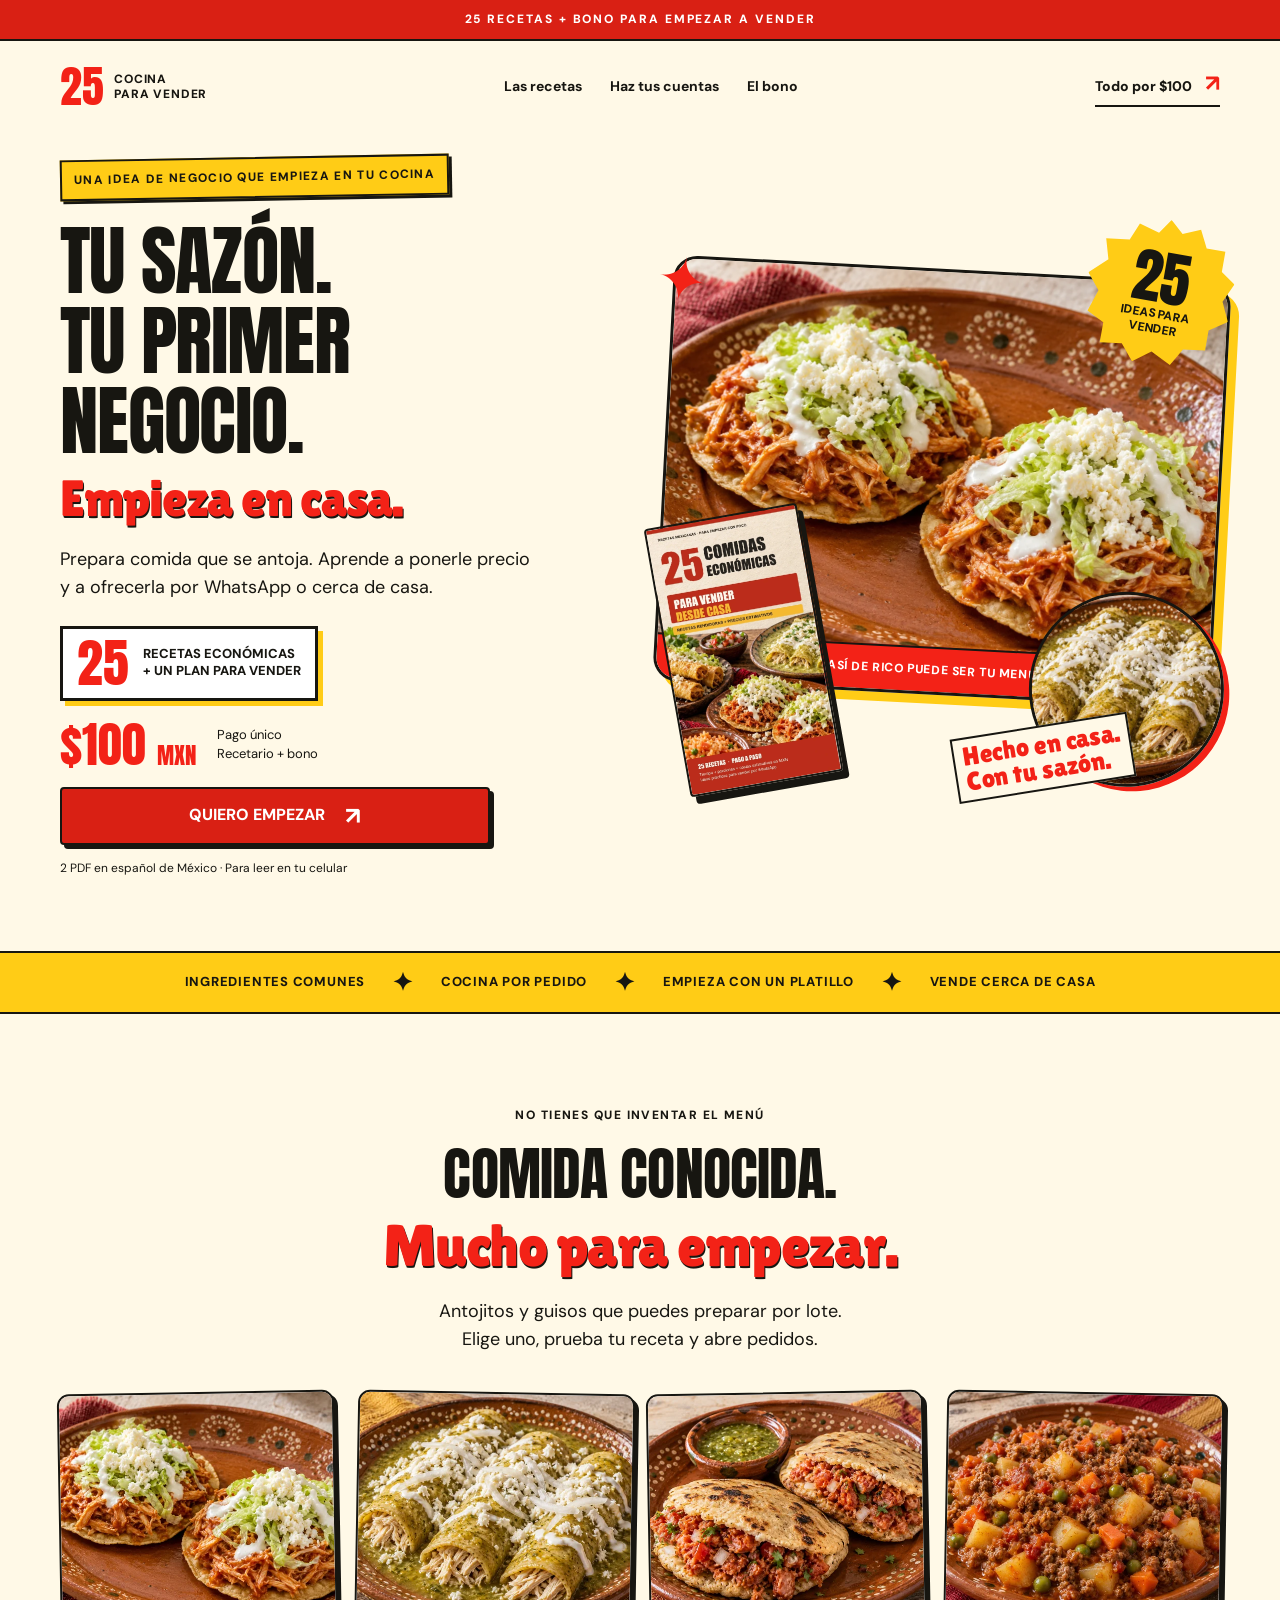
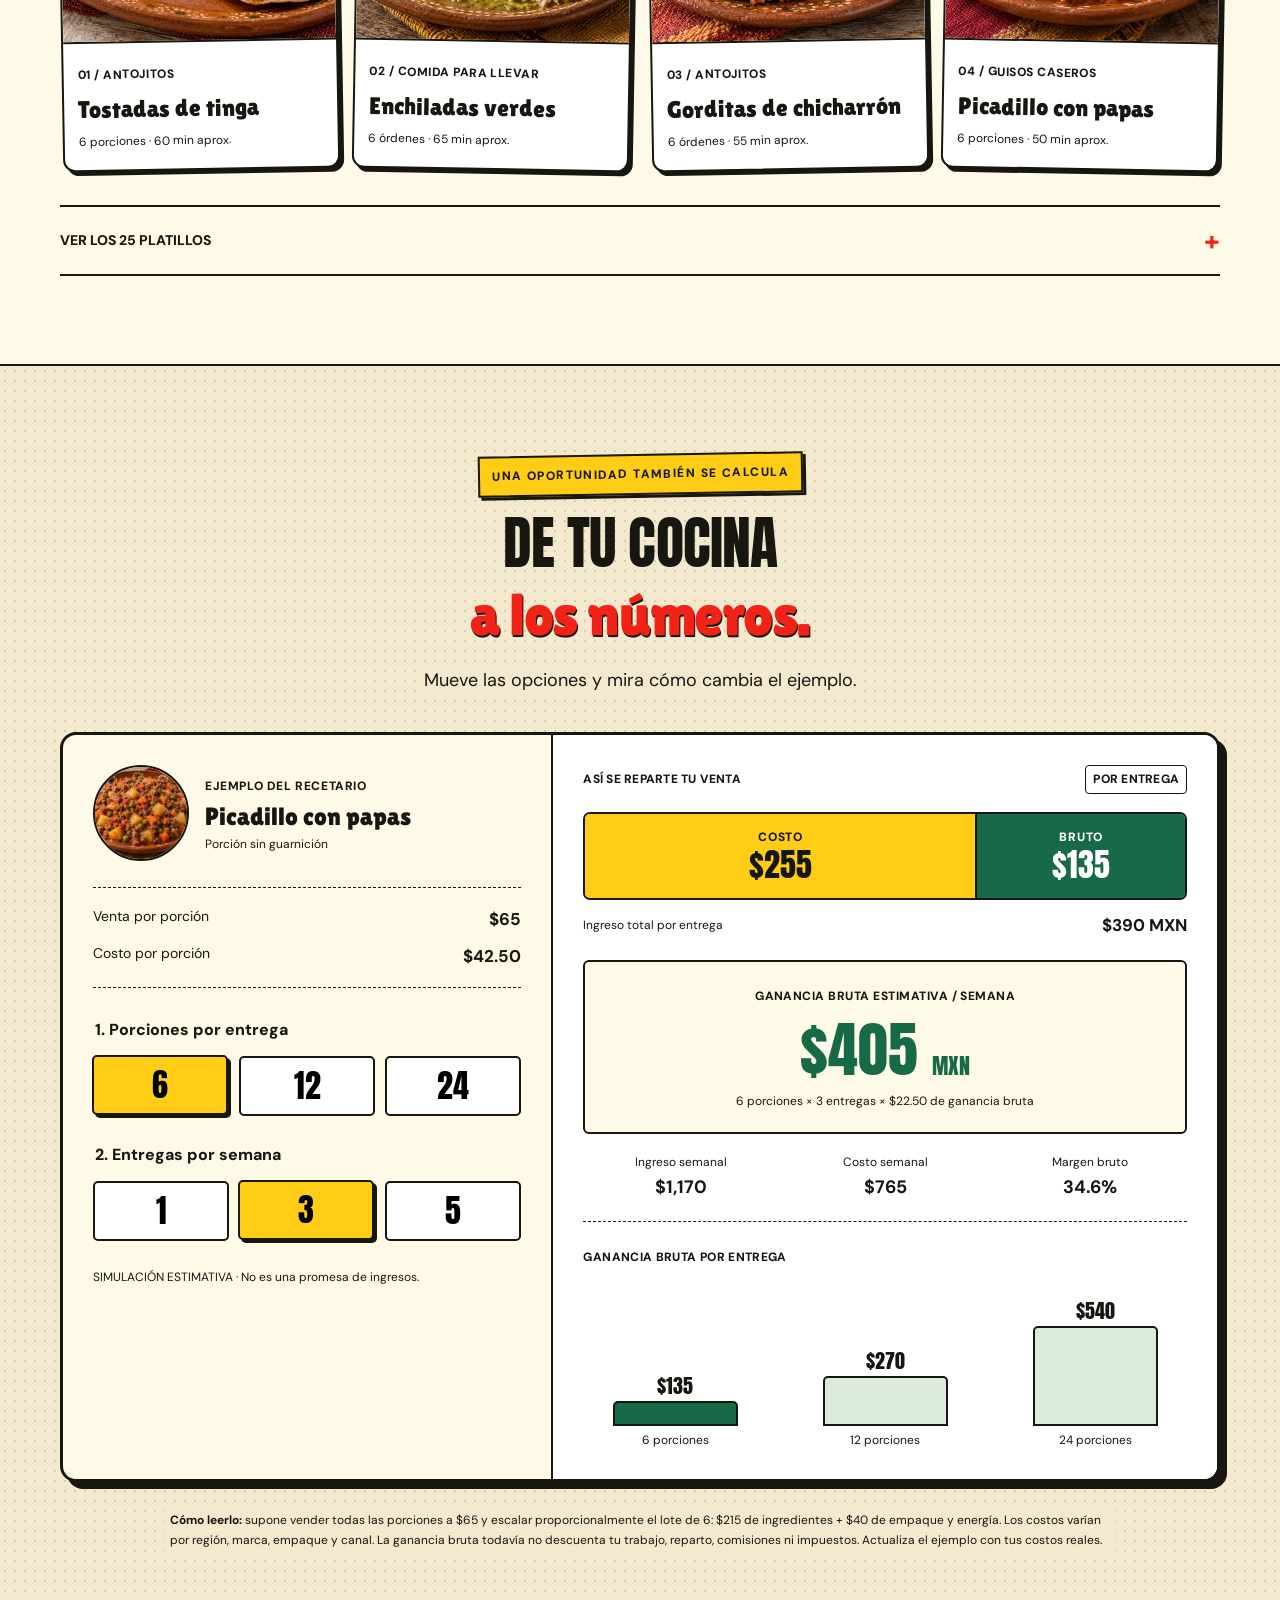
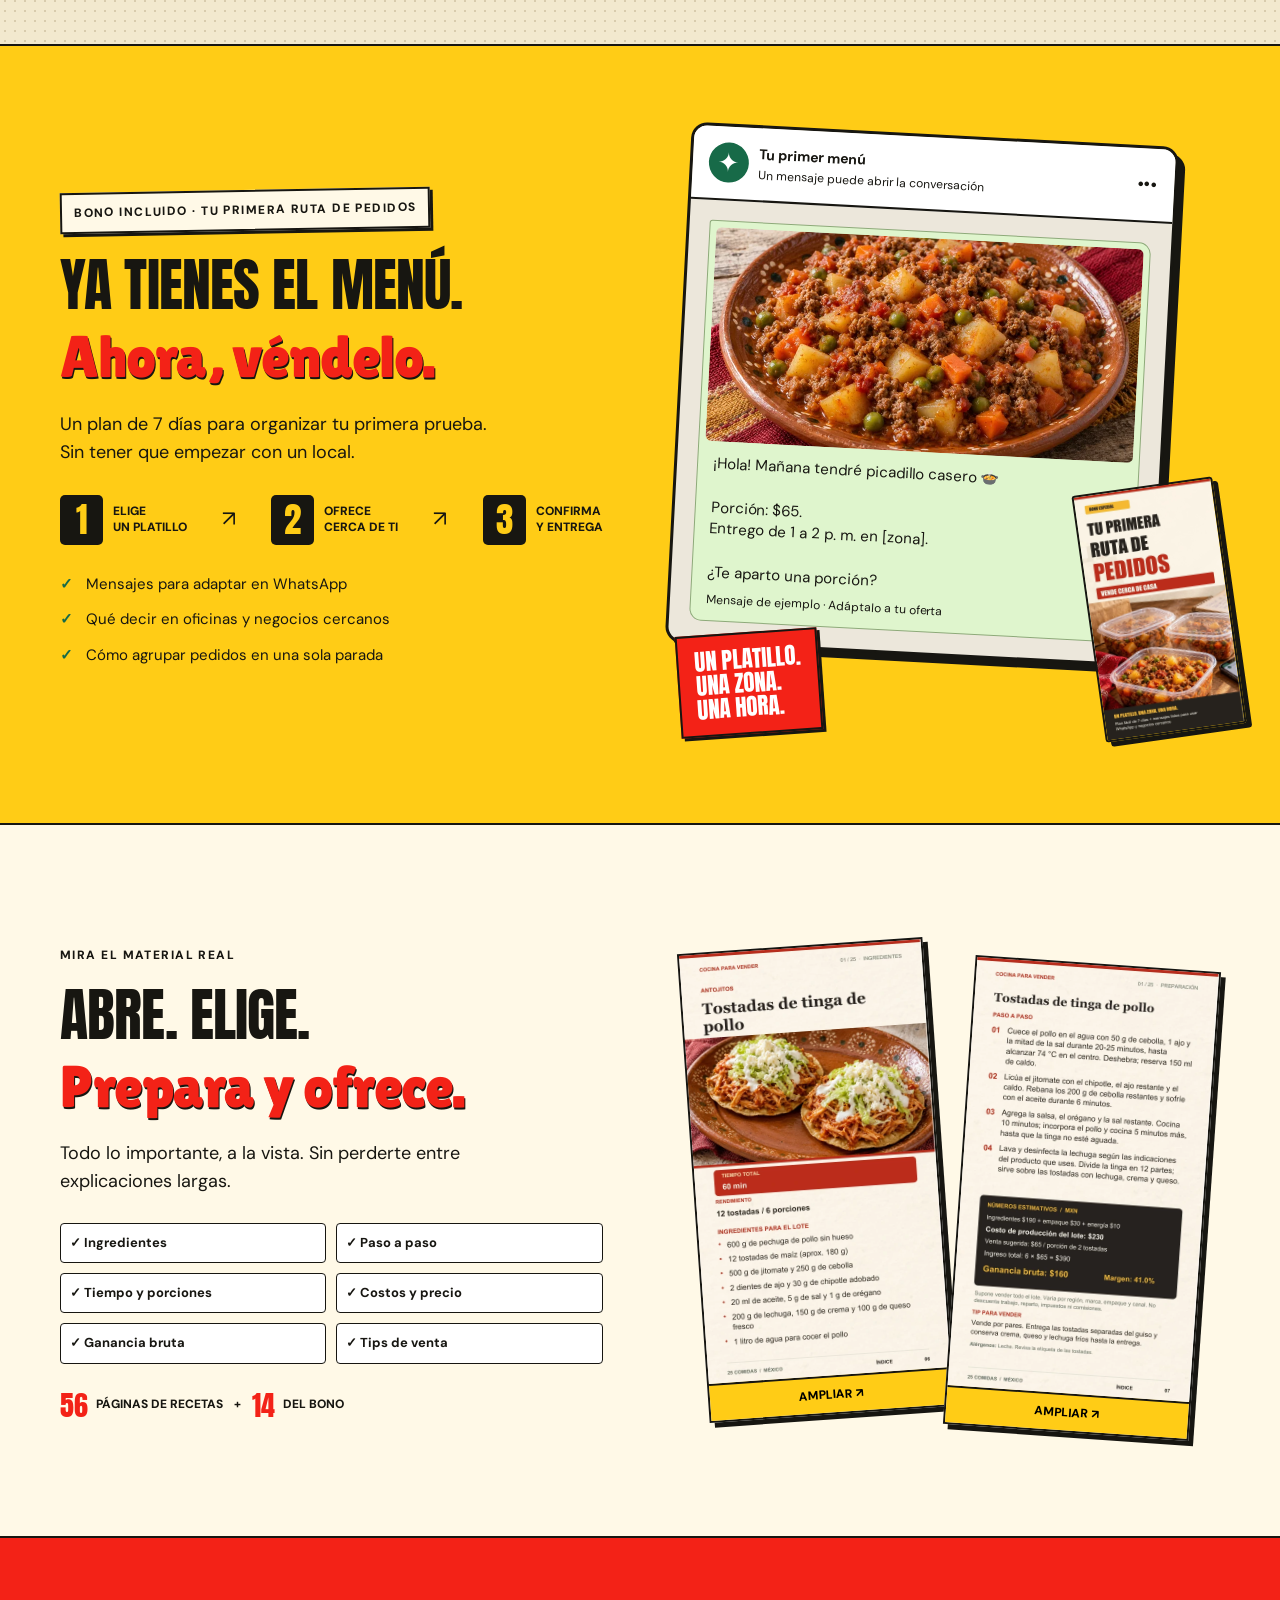
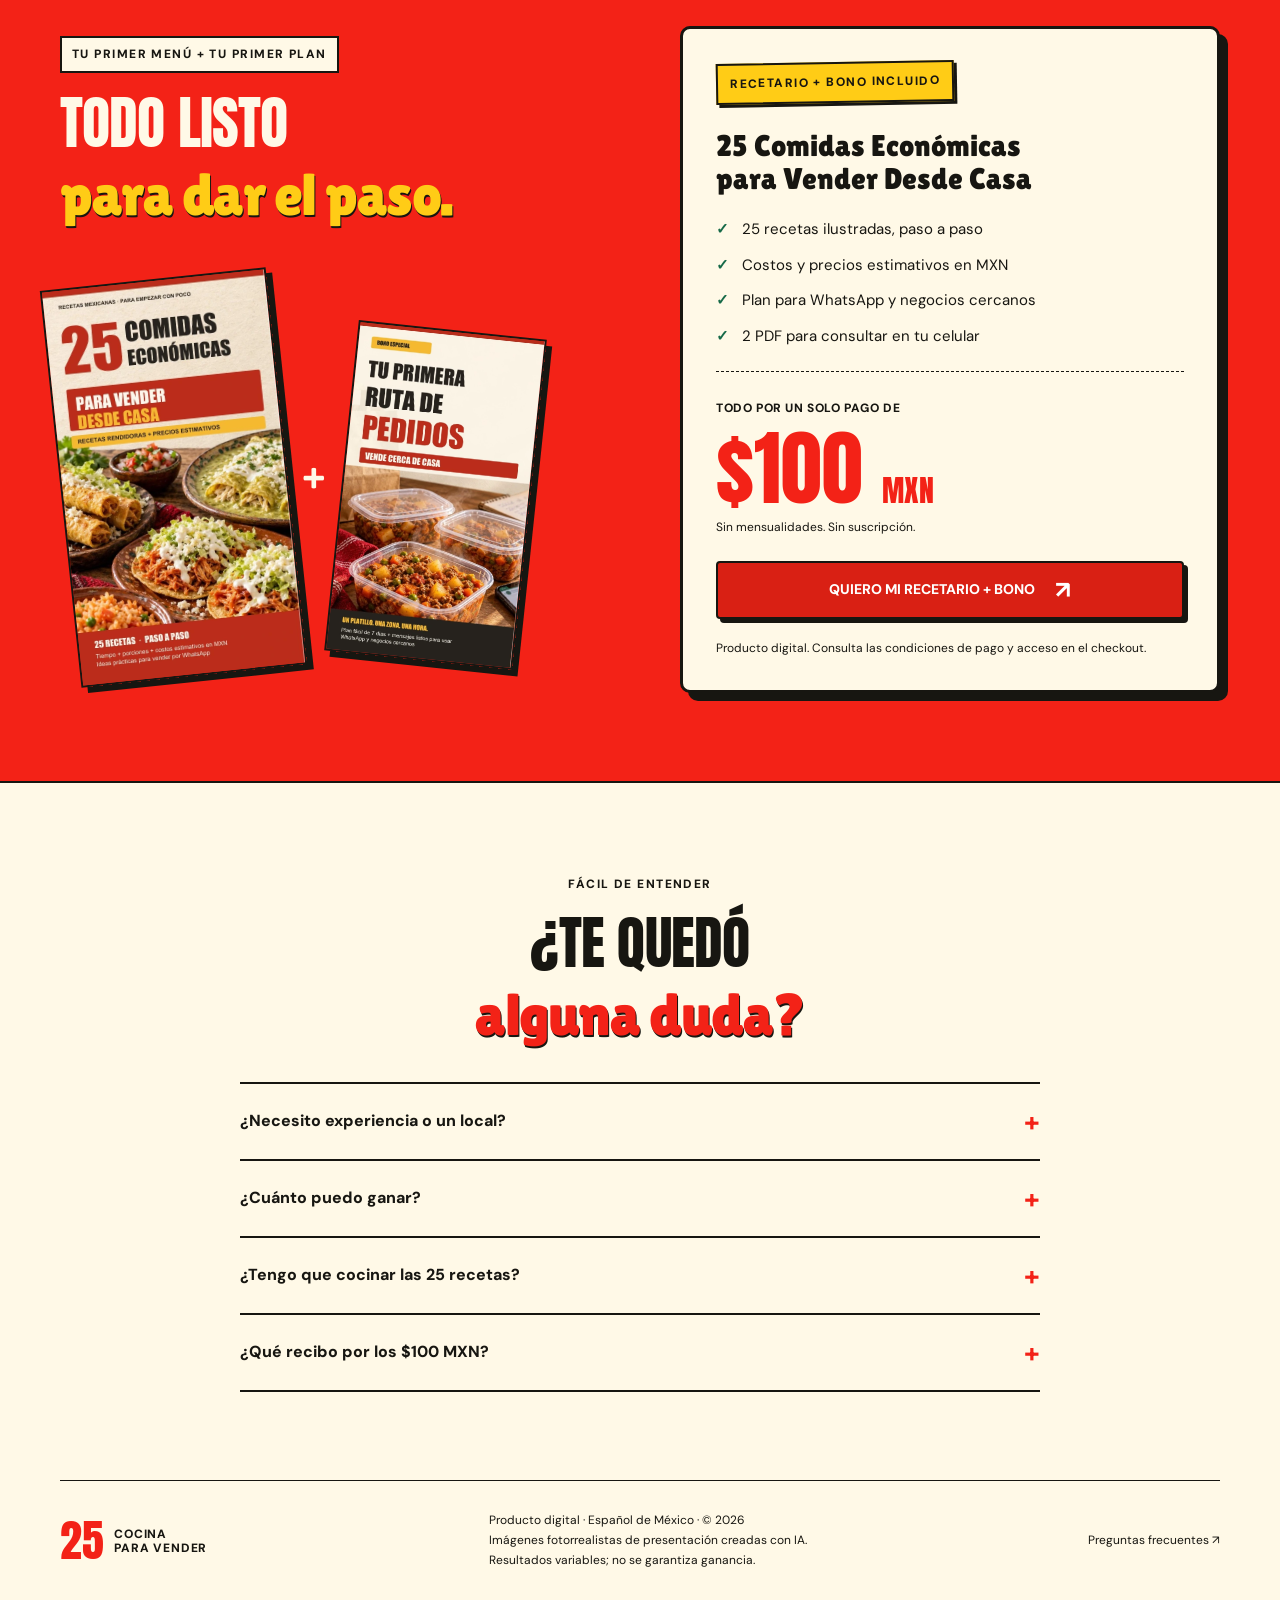
<file: index.html>
<!doctype html>
<html lang="es-MX"><head>
<meta charset="utf-8"><meta name="viewport" content="width=device-width, initial-scale=1"><meta name="theme-color" content="#f32217">
<title>25 Comidas para Vender Desde Casa · $100 MXN</title><meta name="description" content="25 recetas económicas + un plan para empezar a vender por WhatsApp y cerca de casa. Recetario y bono por $100 MXN, pago único.">
<meta property="og:title" content="Tu sazón. Tu primer negocio."><meta property="og:description" content="25 comidas económicas + un bono para conseguir tus primeros pedidos. $100 MXN."><meta property="og:type" content="website">
<link rel="icon" href="assets/favicon.svg" type="image/svg+xml"><link rel="preload" href="assets/fonts/anton.ttf" as="font" type="font/ttf" crossorigin><link rel="preload" href="assets/fonts/lilita.ttf" as="font" type="font/ttf" crossorigin><link rel="preload" href="assets/hero-tostadas.webp" as="image"><link rel="stylesheet" href="styles.css"><script src="site-config.js" defer></script><script src="pixel.js" defer></script><script src="app.js" defer></script></head>
<body><a class="skip-link" href="#contenido">Saltar al contenido</a><div class="announcement">25 RECETAS + BONO PARA EMPEZAR A VENDER</div>
<header class="container nav"><a class="brand" href="#" aria-label="Cocina para vender, inicio"><b>25</b><span>COCINA<br>PARA VENDER</span></a><nav aria-label="Navegación principal"><a href="#recetas">Las recetas</a><a href="#numeros">Haz tus cuentas</a><a href="#bono">El bono</a></nav><a class="nav-offer" href="#oferta">Todo por $100 <span>↗</span></a></header>
<main id="contenido"><section class="hero container">
<div class="hero-copy"><span class="sticker eyebrow">UNA IDEA DE NEGOCIO QUE EMPIEZA EN TU COCINA</span><h1>TU SAZÓN.<br>TU PRIMER<br>NEGOCIO.<em>Empieza en casa.</em></h1><p>Prepara comida que se antoja. Aprende a ponerle precio y a ofrecerla por WhatsApp o cerca de casa.</p><div class="hero-proof"><b>25</b><span>RECETAS ECONÓMICAS<br>+ UN PLAN PARA VENDER</span></div><div class="hero-buy"><strong data-price>$100 <small>MXN</small></strong><span>Pago único<br>Recetario + bono</span></div><button class="button hero-checkout" data-checkout>QUIERO EMPEZAR <span>↗</span></button><p class="microcopy">2 PDF en español de México · Para leer en tu celular</p></div>
<div class="hero-art"><div class="food-frame"><img src="assets/hero-tostadas.webp" width="1400" height="933" fetchpriority="high" alt="Tostadas de tinga crujientes con crema y queso, presentación orientativa"><span class="food-tag">¡ASÍ DE RICO PUEDE SER TU MENÚ!</span></div><div class="burst"><b>25</b><span>IDEAS PARA<br>VENDER</span></div><img class="hero-book" src="assets/recetario-cover.webp" width="508" height="900" alt="Portada del recetario de 25 comidas"><div class="little-dish"><img src="assets/enchiladas.webp" alt="Enchiladas verdes con pollo" width="720" height="480"><span>Hecho en casa.<br>Con tu sazón.</span></div><span class="art-spark" aria-hidden="true">✦</span></div></section>
<div class="ticker"><span>INGREDIENTES COMUNES</span><b>✦</b><span>COCINA POR PEDIDO</span><b>✦</b><span>EMPIEZA CON UN PLATILLO</span><b>✦</b><span>VENDE CERCA DE CASA</span></div>
<section class="section container" id="recetas"><div class="section-head"><span class="eyebrow">NO TIENES QUE INVENTAR EL MENÚ</span><h2>COMIDA CONOCIDA.<em>Mucho para empezar.</em></h2><p>Antojitos y guisos que puedes preparar por lote.<br>Elige uno, prueba tu receta y abre pedidos.</p></div><div class="recipe-grid">
<article class="recipe-card"><img src="assets/tostadas.webp" width="720" height="480" alt="Tostadas de tinga con crema y queso" loading="lazy"><div><span>01 / ANTOJITOS</span><h3>Tostadas de tinga</h3><p>6 porciones · 60 min aprox.</p></div></article>
<article class="recipe-card"><img src="assets/enchiladas.webp" width="720" height="480" alt="Enchiladas verdes de pollo" loading="lazy"><div><span>02 / COMIDA PARA LLEVAR</span><h3>Enchiladas verdes</h3><p>6 órdenes · 65 min aprox.</p></div></article>
<article class="recipe-card"><img src="assets/gorditas.webp" width="720" height="480" alt="Gorditas de chicharrón prensado" loading="lazy"><div><span>03 / ANTOJITOS</span><h3>Gorditas de chicharrón</h3><p>6 órdenes · 55 min aprox.</p></div></article>
<article class="recipe-card"><img src="assets/picadillo.webp" width="720" height="480" alt="Picadillo con papas y verduras" loading="lazy"><div><span>04 / GUISOS CASEROS</span><h3>Picadillo con papas</h3><p>6 porciones · 50 min aprox.</p></div></article></div>
<details class="recipe-list"><summary>VER LOS 25 PLATILLOS <span>+</span></summary><ol><li>Tostadas de tinga de pollo</li><li>Tacos dorados de papa</li><li>Flautas de pollo</li><li>Enchiladas verdes de pollo</li><li>Enfrijoladas con queso</li><li>Sopes de frijol y queso</li><li>Quesadillas de champiñón</li><li>Gorditas de chicharrón prensado</li><li>Molletes con pico de gallo</li><li>Burritos de frijol con chorizo</li><li>Picadillo con papas</li><li>Albóndigas en caldillo</li><li>Pollo en salsa roja con papas</li><li>Papas con chorizo</li><li>Rajas con crema y elote</li><li>Calabacitas a la mexicana</li><li>Lentejas con verduras</li><li>Tortitas de papa y queso</li><li>Tortitas de atún en salsa</li><li>Arroz rojo con pollo</li><li>Espagueti rojo cremoso</li><li>Ensalada de coditos con jamón</li><li>Chilaquiles rojos con huevo</li><li>Tortas de pollo con frijoles</li><li>Chicharrón en salsa verde</li></ol></details></section>
<section class="numbers-section section" id="numeros"><div class="container"><div class="section-head"><span class="sticker eyebrow">UNA OPORTUNIDAD TAMBIÉN SE CALCULA</span><h2>DE TU COCINA<em>a los números.</em></h2><p>Mueve las opciones y mira cómo cambia el ejemplo.</p></div>
<div class="simulator"><div class="sim-controls"><div class="sim-recipe"><img src="assets/picadillo.webp" alt="Picadillo del ejemplo" width="720" height="480" loading="lazy"><div><span>EJEMPLO DEL RECETARIO</span><h3>Picadillo con papas</h3><p>Porción sin guarnición</p></div></div><div class="unit-price"><span>Venta por porción <b>$65</b></span><span>Costo por porción <b>$42.50</b></span></div><fieldset><legend>1. Porciones por entrega</legend><div class="option-group" id="portion-options"><button data-portions="6" aria-pressed="true">6</button><button data-portions="12" aria-pressed="false">12</button><button data-portions="24" aria-pressed="false">24</button></div></fieldset><fieldset><legend>2. Entregas por semana</legend><div class="option-group" id="day-options"><button data-days="1" aria-pressed="false">1</button><button data-days="3" aria-pressed="true">3</button><button data-days="5" aria-pressed="false">5</button></div></fieldset><p class="sim-label">SIMULACIÓN ESTIMATIVA · No es una promesa de ingresos.</p></div>
<div class="sim-results"><div class="result-top"><span>ASÍ SE REPARTE TU VENTA</span><span class="small-pill">POR ENTREGA</span></div><div class="stacked-chart" role="img" aria-label="Por entrega: costo 255 pesos, ganancia bruta 135 pesos, ingreso total 390 pesos" id="stacked-chart"><div class="cost-segment"><span>COSTO</span><b id="chart-cost">$255</b></div><div class="profit-segment"><span>BRUTO</span><b id="chart-profit">$135</b></div></div><div class="chart-caption"><span>Ingreso total por entrega</span><b id="daily-revenue">$390 MXN</b></div><div class="weekly-result" aria-live="polite" aria-atomic="true"><span>GANANCIA BRUTA ESTIMATIVA / SEMANA</span><strong id="weekly-profit">$405 <small>MXN</small></strong><p id="weekly-equation">6 porciones × 3 entregas × $22.50 de ganancia bruta</p></div><div class="weekly-stats"><div><span>Ingreso semanal</span><b id="weekly-revenue">$1,170</b></div><div><span>Costo semanal</span><b id="weekly-cost">$765</b></div><div><span>Margen bruto</span><b>34.6%</b></div></div><div class="scenario-chart"><span class="chart-title">GANANCIA BRUTA POR ENTREGA</span><div class="scenario-columns" role="img" aria-label="Ganancia bruta estimativa por entrega: 6 porciones 135 pesos; 12 porciones 270 pesos; 24 porciones 540 pesos"><div data-bar="6" class="selected"><b>$135</b><i></i><span>6 porciones</span></div><div data-bar="12"><b>$270</b><i></i><span>12 porciones</span></div><div data-bar="24"><b>$540</b><i></i><span>24 porciones</span></div></div></div></div></div>
<p class="estimate-note"><b>Cómo leerlo:</b> supone vender todas las porciones a $65 y escalar proporcionalmente el lote de 6: $215 de ingredientes + $40 de empaque y energía. Los costos varían por región, marca, empaque y canal. La ganancia bruta todavía no descuenta tu trabajo, reparto, comisiones ni impuestos. Actualiza el ejemplo con tus costos reales.</p></div></section>
<section class="bonus-section section" id="bono"><div class="container bonus-grid"><div class="bonus-copy"><span class="sticker eyebrow">BONO INCLUIDO · TU PRIMERA RUTA DE PEDIDOS</span><h2>YA TIENES EL MENÚ.<em>Ahora, véndelo.</em></h2><p>Un plan de 7 días para organizar tu primera prueba. Sin tener que empezar con un local.</p><div class="route"><div><b>1</b><span>ELIGE<br>UN PLATILLO</span></div><i>↗</i><div><b>2</b><span>OFRECE<br>CERCA DE TI</span></div><i>↗</i><div><b>3</b><span>CONFIRMA<br>Y ENTREGA</span></div></div><ul class="check-list"><li>Mensajes para adaptar en WhatsApp</li><li>Qué decir en oficinas y negocios cercanos</li><li>Cómo agrupar pedidos en una sola parada</li></ul></div><div class="bonus-art"><div class="chat-card"><div class="chat-header"><span class="chat-avatar">✦</span><div><b>Tu primer menú</b><span>Un mensaje puede abrir la conversación</span></div><span>•••</span></div><div class="chat-body"><div class="chat-photo"><img src="assets/picadillo.webp" width="720" height="480" alt="Ejemplo de foto de un platillo para ofrecer" loading="lazy"></div><p>¡Hola! Mañana tendré picadillo casero 🍲<br><br>Porción: $65.<br>Entrego de 1 a 2 p. m. en [zona].<br><br>¿Te aparto una porción?</p><span class="chat-time">Mensaje de ejemplo · Adáptalo a tu oferta</span></div></div><img class="bonus-book" src="assets/bonus-cover.webp" width="564" height="1000" alt="Portada real del bono Tu Primera Ruta de Pedidos" loading="lazy"><span class="bonus-stamp">UN PLATILLO.<br>UNA ZONA.<br>UNA HORA.</span></div></div></section>
<section class="section container" id="incluye"><div class="inside-grid"><div><span class="eyebrow">MIRA EL MATERIAL REAL</span><h2>ABRE. ELIGE.<em>Prepara y ofrece.</em></h2><p>Todo lo importante, a la vista. Sin perderte entre explicaciones largas.</p><div class="feature-pills"><span>✓ Ingredientes</span><span>✓ Paso a paso</span><span>✓ Tiempo y porciones</span><span>✓ Costos y precio</span><span>✓ Ganancia bruta</span><span>✓ Tips de venta</span></div><span class="page-count"><b>56</b> PÁGINAS DE RECETAS <span>+</span> <b>14</b> DEL BONO</span></div><div class="page-previews"><button data-preview="ingredients" class="preview-page" aria-label="Ampliar la página de ingredientes"><img src="assets/recipe-ingredients.webp" width="508" height="900" alt="Página real de ingredientes del recetario" loading="lazy"><span>AMPLIAR ↗</span></button><button data-preview="preparation" class="preview-page" aria-label="Ampliar la página de preparación y costos"><img src="assets/recipe-preparation.webp" width="508" height="900" alt="Página real con preparación y costos" loading="lazy"><span>AMPLIAR ↗</span></button></div></div></section>
<section class="offer-section section" id="oferta"><div class="container offer-grid"><div class="offer-art"><span class="eyebrow">TU PRIMER MENÚ + TU PRIMER PLAN</span><h2>TODO LISTO<em>para dar el paso.</em></h2><div class="offer-covers"><img src="assets/recetario-cover.webp" width="508" height="900" alt="Recetario de 25 comidas económicas" loading="lazy"><span>+</span><img src="assets/bonus-cover.webp" width="564" height="1000" alt="Bono de ventas incluido" loading="lazy"></div></div><div class="offer-card"><span class="sticker eyebrow">RECETARIO + BONO INCLUIDO</span><h3>25 Comidas Económicas<br>para Vender Desde Casa</h3><ul class="check-list"><li>25 recetas ilustradas, paso a paso</li><li>Costos y precios estimativos en MXN</li><li>Plan para WhatsApp y negocios cercanos</li><li>2 PDF para consultar en tu celular</li></ul><div class="offer-price"><span>TODO POR UN SOLO PAGO DE</span><strong data-price>$100 <small>MXN</small></strong><p>Sin mensualidades. Sin suscripción.</p></div><button class="button offer-checkout" data-checkout>QUIERO MI RECETARIO + BONO <span>↗</span></button><p class="purchase-note">Producto digital. Consulta las condiciones de pago y acceso en el checkout.</p></div></div></section>
<section class="faq-section section container" id="preguntas"><div class="section-head"><span class="eyebrow">FÁCIL DE ENTENDER</span><h2>¿TE QUEDÓ<em>alguna duda?</em></h2></div><div class="faq-list"><details><summary>¿Necesito experiencia o un local?<span>+</span></summary><p>Puedes comenzar con una prueba pequeña desde casa. Elige una receta, revisa el equipo necesario y confirma tus costos. El bono explica cómo ofrecerla cerca de ti y organizar los pedidos.</p></details><details><summary>¿Cuánto puedo ganar?<span>+</span></summary><p>Depende de tus costos, demanda y ejecución. Los números son ejemplos estimativos, no ingresos garantizados. Descuenta también tu trabajo, reparto, comisiones e impuestos para conocer tu utilidad neta.</p></details><details><summary>¿Tengo que cocinar las 25 recetas?<span>+</span></summary><p>No. Empieza con una o dos que puedas preparar bien. Las 25 opciones te ayudan a elegir según tu presupuesto, equipo y clientes.</p></details><details><summary>¿Qué recibo por los $100 MXN?<span>+</span></summary><p>El recetario de 56 páginas y el bono Tu Primera Ruta de Pedidos, de 14 páginas. Son dos PDF en español mexicano. Consulta el checkout para conocer las instrucciones de acceso.</p></details></div></section></main>
<footer class="footer container"><a class="brand" href="#"><b>25</b><span>COCINA<br>PARA VENDER</span></a><p>Producto digital · Español de México · © 2026<br>Imágenes fotorrealistas de presentación creadas con IA.<br>Resultados variables; no se garantiza ganancia.</p><a href="#preguntas">Preguntas frecuentes ↗</a></footer>
<aside class="floating-cta" aria-label="Comprar recetario y bono"><div><span>RECETARIO + BONO</span><b data-price>$100 MXN</b></div><button class="button" data-checkout>LO QUIERO <span>↗</span></button></aside>
<dialog id="preview-dialog" class="preview-dialog" aria-labelledby="preview-title"><div class="dialog-header"><h2 id="preview-title">Tu recetario por dentro</h2><button class="close-dialog" aria-label="Cerrar vista previa">×</button></div><img id="preview-image" src="assets/recipe-ingredients.webp" alt="Página ampliada del recetario"><p>Página real del producto.</p></dialog>
<dialog id="checkout-dialog" class="checkout-dialog" aria-labelledby="checkout-title"><button class="close-dialog" aria-label="Cerrar aviso">×</button><span class="eyebrow">25 RECETAS + BONO</span><h2 id="checkout-title">MUY PRONTO<em>podrás empezar.</em></h2><p>La compra todavía no está disponible. Vuelve cuando abramos el acceso al material.</p><strong class="coming-price" data-price>$100 MXN</strong><button class="button close-checkout">SEGUIR VIENDO EL MATERIAL</button></dialog>
<noscript><img height="1" width="1" style="display:none" alt="" src="https://www.facebook.com/tr?id=1756938315538597&amp;ev=PageView&amp;noscript=1"><p class="noscript-message">Activa JavaScript para usar el simulador, ampliar las páginas y continuar a la compra.</p></noscript></body></html>
</file>
<file: styles.css>
@font-face{font-family:Anton;src:url('assets/fonts/anton.ttf') format('truetype');font-display:swap;font-weight:400}@font-face{font-family:Lilita;src:url('assets/fonts/lilita.ttf') format('truetype');font-display:swap;font-weight:400}@font-face{font-family:DM;src:url('assets/fonts/dm-400.ttf') format('truetype');font-display:swap;font-weight:400}@font-face{font-family:DM;src:url('assets/fonts/dm-700.ttf') format('truetype');font-display:swap;font-weight:700}@font-face{font-family:DM;src:url('assets/fonts/dm-800.ttf') format('truetype');font-display:swap;font-weight:800}
:root{--cream:#fff9e7;--ink:#171611;--red:#f32217;--yellow:#ffcc16;--green:#176a48;--line:2px solid var(--ink);--shadow:5px 5px 0 var(--ink)}*{box-sizing:border-box}html{scroll-behavior:smooth;scroll-padding-top:24px}body{margin:0;background:var(--cream);color:var(--ink);font-family:DM,Arial,sans-serif;font-size:16px;line-height:1.55}button,a{-webkit-tap-highlight-color:transparent}button{font:inherit;cursor:pointer}button:focus-visible,a:focus-visible,summary:focus-visible{outline:3px solid #176a48;outline-offset:5px}img{display:block;max-width:100%;height:auto}a{color:inherit;text-decoration:none}p,h1,h2,h3{margin:0}p{font-size:18px}h1,h2{font-family:Anton,Impact,'Arial Narrow',sans-serif;font-weight:400;line-height:1.04;letter-spacing:-.015em}h1{font-size:clamp(65px,6.7vw,94px)}h2{font-size:clamp(42px,4.5vw,62px)}h1 em,h2 em{font:400 1.03em/.99 Lilita,Impact,sans-serif;text-transform:none;color:var(--red);display:block;font-style:normal;letter-spacing:-.025em;text-shadow:1px 2px 0 var(--ink);margin-top:12px}h3{font-family:Lilita,Impact,sans-serif;font-weight:400;font-size:26px;line-height:1.1}.container{width:min(1160px,calc(100% - 64px));margin:auto}.section{padding:88px 0}.eyebrow{font-size:12px;font-weight:800;letter-spacing:.12em;display:inline-block}.sticker{background:var(--yellow);border:var(--line);box-shadow:3px 3px 0 var(--ink);padding:9px 12px;transform:rotate(-1deg)}.announcement{background:var(--red);color:white;text-align:center;padding:10px 15px;font-weight:800;font-size:12px;letter-spacing:.16em;border-bottom:var(--line)}.nav{display:flex;align-items:center;justify-content:space-between;height:92px;gap:30px}.brand{display:flex;align-items:center;gap:10px;line-height:1}.brand>b{font:44px/.95 Anton,sans-serif;color:var(--red)}.brand>span{font-size:12px;font-weight:800;line-height:1.18;letter-spacing:.07em}.nav nav{display:flex;gap:28px;font-size:14px;font-weight:700}.nav nav a:hover{text-decoration:underline;text-decoration-thickness:2px;text-underline-offset:5px}.nav-offer{font-weight:800;font-size:14px;border-bottom:2px solid var(--ink);padding-bottom:3px}.nav-offer>span{color:var(--red);font-size:23px;margin-left:10px}.hero{display:grid;grid-template-columns:1fr 1fr;gap:45px;padding:36px 0 74px;align-items:center}.hero-copy>h1{margin:24px 0 23px}.hero-copy>p:not(.microcopy){max-width:475px;line-height:1.55}.hero-copy>.sticker{font-size:12px;letter-spacing:.11em}.hero-proof{display:flex;align-items:center;gap:14px;background:#fff;border:3px solid var(--ink);box-shadow:5px 5px 0 var(--yellow);padding:9px 14px;margin:24px 0 20px;width:max-content}.hero-proof>b{font:52px/.98 Anton,sans-serif;color:var(--red)}.hero-proof>span{font-weight:800;font-size:13px;line-height:1.3}.hero-buy{display:flex;gap:21px;align-items:center;margin:0 0 18px}.hero-buy>strong{font:48px/1 Anton,sans-serif;color:var(--red)}.hero-buy small{font-size:23px}.hero-buy>span{font-size:13px;line-height:1.4}.button{background:var(--red);color:white;border:2px solid var(--ink);box-shadow:4px 4px 0 var(--ink);border-radius:4px;min-height:58px;padding:14px 22px;font-weight:800;font-size:16px;display:flex;gap:20px;align-items:center;justify-content:center;transition:transform .15s,box-shadow .15s}.button>span{font-size:24px;line-height:1}.button:hover{transform:translate(-1px,-1px);box-shadow:6px 6px 0 var(--ink)}.button:active{transform:translate(3px,3px);box-shadow:1px 1px 0 var(--ink)}.hero-checkout{width:100%;max-width:430px}.hero-copy>.microcopy{font-size:12px;margin-top:14px;line-height:1.5}.hero-art{position:relative;padding:50px 0 142px;min-width:0}.food-frame{position:relative;transform:rotate(3deg);border:3px solid var(--ink);box-shadow:9px 9px 0 var(--yellow);border-radius:24px;overflow:hidden}.food-frame>img{width:100%;height:420px;object-fit:cover;object-position:40% center}.food-tag{position:absolute;bottom:0;left:0;right:0;background:var(--red);color:white;padding:12px;font-size:12px;font-weight:800;text-align:center;letter-spacing:.05em;border-top:2px solid var(--ink)}.burst{position:absolute;top:0;right:-12px;background:var(--yellow);color:var(--ink);width:146px;height:146px;clip-path:polygon(50% 0,59% 8%,71% 3%,77% 15%,90% 15%,90% 29%,100% 36%,94% 49%,100% 62%,88% 70%,88% 84%,73% 86%,66% 98%,52% 91%,40% 100%,31% 89%,16% 91%,16% 77%,4% 71%,9% 56%,0 45%,12% 34%,8% 20%,24% 18%,29% 6%,43% 10%);display:flex;align-items:center;justify-content:center;flex-direction:column;transform:rotate(10deg)}.burst>b{font:59px/1 Anton,sans-serif}.burst>span{font-size:12px;font-weight:800;line-height:1.2;text-align:center}.hero-book{position:absolute;width:155px;bottom:29px;left:3px;transform:rotate(-10deg);box-shadow:5px 8px 0 #171611;border:2px solid var(--ink);border-radius:4px}.little-dish{position:absolute;bottom:26px;right:-4px;width:245px;transform:rotate(-5deg)}.little-dish>img{height:195px;width:195px;object-fit:cover;border-radius:50%;border:3px solid var(--ink);box-shadow:5px 5px 0 var(--red);margin-left:auto}.little-dish>span{display:block;font:26px/.98 Lilita,sans-serif;color:var(--red);position:absolute;bottom:4px;left:-31px;transform:rotate(-4deg);text-shadow:2px 2px var(--cream);background:var(--cream);padding:5px 8px;border:2px solid var(--ink)}.art-spark{position:absolute;left:-6px;top:15px;font-size:60px;color:var(--red);transform:rotate(12deg)}.ticker{background:var(--yellow);border-block:var(--line);display:flex;justify-content:center;align-items:center;gap:27px;padding:17px 20px;font-size:13px;font-weight:800;letter-spacing:.06em;overflow:hidden}.ticker>b{font-size:25px;line-height:1}.section-head{text-align:center;margin-bottom:38px}.section-head h2{margin:18px 0 23px}.section-head>p{max-width:570px;margin:auto}.recipe-grid{display:grid;grid-template-columns:repeat(4,1fr);gap:18px}.recipe-card{border:var(--line);border-radius:12px;overflow:hidden;background:white;box-shadow:4px 4px 0 var(--ink);transform:rotate(-1deg)}.recipe-card:nth-child(even){transform:rotate(1deg)}.recipe-card>img{aspect-ratio:1.1;object-fit:cover;border-bottom:var(--line)}.recipe-card>div{padding:18px 14px}.recipe-card span{font-size:12px;font-weight:800;letter-spacing:.04em}.recipe-card h3{font-size:24px;margin:10px 0}.recipe-card p{font-size:12px}.recipe-list{border-block:var(--line);margin-top:36px}.recipe-list summary,.faq-list summary{list-style:none;display:flex;justify-content:space-between;align-items:center;gap:15px;cursor:pointer;padding:20px 0;font-weight:800;font-size:14px}.recipe-list summary::-webkit-details-marker,.faq-list summary::-webkit-details-marker{display:none}.recipe-list summary>span,.faq-list summary>span{font-size:27px;color:var(--red);line-height:1}.recipe-list[open] summary>span,.faq-list details[open] summary>span{transform:rotate(45deg)}.recipe-list ol{display:grid;grid-template-columns:repeat(3,1fr);gap:12px 30px;font-size:14px;padding:0 25px 25px}.numbers-section{background:#f2e9ce;border-block:var(--line);background-image:radial-gradient(#d8ccad 1px,transparent 1px);background-size:10px 10px}.numbers-section .section-head>p{background:#f2e9ce;width:fit-content}.simulator{display:grid;grid-template-columns:.85fr 1.15fr;border:3px solid var(--ink);border-radius:16px;box-shadow:7px 7px 0 var(--ink);background:var(--cream);overflow:hidden}.sim-controls{padding:30px;border-right:var(--line)}.sim-recipe{display:flex;gap:16px;align-items:center}.sim-recipe>img{width:96px;height:96px;object-fit:cover;border:2px solid var(--ink);border-radius:50%}.sim-recipe span{font-size:12px;font-weight:800;letter-spacing:.05em}.sim-recipe h3{font-size:25px;margin:5px 0}.sim-recipe p{font-size:12px}.unit-price{display:grid;gap:10px;margin:26px 0 30px;padding-block:18px;border-block:1px dashed var(--ink)}.unit-price>span{display:flex;justify-content:space-between;font-size:14px}.unit-price b{font-size:17px}fieldset{border:0;margin:0 0 27px;padding:0}legend{font-size:16px;font-weight:800;margin-bottom:13px}.option-group{display:flex;gap:10px}.option-group>button{flex:1;border:2px solid var(--ink);background:white;font:32px/1 Anton,sans-serif;border-radius:5px;padding:12px;min-height:58px}.option-group>button[aria-pressed=true]{background:var(--yellow);box-shadow:3px 3px 0 var(--ink);transform:translate(-1px,-1px)}.sim-label{font-size:12px;line-height:1.5}.sim-results{padding:30px;background:white}.result-top{display:flex;align-items:center;justify-content:space-between;gap:10px;font-size:12px;font-weight:800;letter-spacing:.02em}.small-pill{border:1px solid var(--ink);border-radius:4px;padding:4px 7px;font-size:12px}.stacked-chart{height:88px;display:flex;border:2px solid var(--ink);border-radius:7px;overflow:hidden;margin-top:18px}.stacked-chart>div{display:flex;align-items:center;justify-content:center;flex-direction:column}.cost-segment{background:var(--yellow);width:65.3846%;border-right:2px solid var(--ink)}.profit-segment{background:var(--green);color:white;width:34.6154%}.stacked-chart span{font-size:12px;font-weight:800;letter-spacing:.07em}.stacked-chart b{font:32px/1.2 Anton,sans-serif}.chart-caption{display:flex;justify-content:space-between;gap:15px;align-items:center;margin:12px 0 22px;font-size:12px}.chart-caption b{font-size:17px}.weekly-result{background:var(--cream);border:2px solid var(--ink);border-radius:6px;padding:21px;text-align:center}.weekly-result>span{font-size:12px;font-weight:800;letter-spacing:.04em}.weekly-result strong{display:block;font:60px/1 Anton,sans-serif;color:var(--green);margin:12px 0}.weekly-result small{font-size:22px}.weekly-result p{font-size:12px}.weekly-stats{display:grid;grid-template-columns:repeat(3,1fr);gap:10px;padding:19px 0;border-bottom:1px dashed var(--ink)}.weekly-stats>div{display:flex;flex-direction:column;gap:3px;text-align:center}.weekly-stats span{font-size:12px}.weekly-stats b{font-size:18px}.scenario-chart{margin-top:22px}.chart-title{font-size:12px;font-weight:800;letter-spacing:.03em}.scenario-columns{display:flex;gap:26px;height:164px;align-items:end;padding-top:30px}.scenario-columns>div{display:flex;flex-direction:column;align-items:center;justify-content:end;position:relative;flex:1;height:100%}.scenario-columns b{font:20px/1 Anton,sans-serif;padding-bottom:5px}.scenario-columns i{display:block;width:68%;height:var(--bar-height);background:#dce9dd;border:2px solid var(--ink);border-radius:5px 5px 0 0;min-height:25px}.scenario-columns .selected i{background:var(--green)}.scenario-columns>div>span{font-size:12px;white-space:nowrap;margin-top:5px}.estimate-note{max-width:950px;font-size:12px;line-height:1.65;margin:24px auto 0;background:#f2e9ce;padding:5px}.bonus-section{background:var(--yellow);border-bottom:var(--line)}.bonus-grid{display:grid;grid-template-columns:1fr 1fr;gap:75px;align-items:center}.bonus-copy>.sticker{background:var(--cream);font-size:12px}.bonus-copy h2{margin:25px 0}.bonus-copy>p{max-width:445px}.route{display:flex;align-items:center;justify-content:space-between;gap:9px;margin:28px 0}.route>div{display:flex;align-items:center;gap:10px}.route b{background:var(--ink);color:var(--yellow);font:35px/1 Anton,sans-serif;width:43px;height:50px;display:grid;place-items:center;border-radius:5px}.route span{font-size:12px;font-weight:800;line-height:1.3}.route i{font-style:normal;font-size:22px}.check-list{list-style:none;padding:0;margin:0}.check-list>li{font-size:15px;position:relative;padding-left:26px;margin:13px 0;line-height:1.5}.check-list>li::before{content:'âœ“';position:absolute;left:0;font-weight:800;color:var(--green)}.bonus-art{position:relative;padding-bottom:80px;padding-right:55px}.chat-card{border:3px solid var(--ink);box-shadow:7px 7px 0 var(--ink);border-radius:16px;background:#ece7db;overflow:hidden;transform:rotate(3deg)}.chat-header{display:flex;align-items:center;gap:10px;padding:16px;background:#fff;border-bottom:var(--line)}.chat-avatar{background:var(--green);color:white;width:40px;height:40px;display:grid;place-items:center;border-radius:50%;font-size:26px}.chat-header>div{flex:1}.chat-header b{display:block;font-size:14px}.chat-header div>span{font-size:12px;display:block}.chat-header>span:last-child{font-size:19px}.chat-body{margin:20px;background:#dff5cd;border:1px solid #8eaa7a;border-radius:3px 12px 12px;padding:6px 6px 12px}.chat-photo>img{aspect-ratio:2;object-fit:cover;border-radius:6px}.chat-body>p{font-size:15px;padding:12px 9px 6px;line-height:1.45}.chat-time{font-size:12px;padding:0 9px;display:block}.bonus-book{position:absolute;bottom:1px;right:-10px;width:142px;border:2px solid var(--ink);border-radius:3px;transform:rotate(-8deg);box-shadow:5px 5px 0 var(--ink)}.bonus-stamp{position:absolute;bottom:0;left:0;background:var(--red);color:white;font:23px/1.05 Anton,sans-serif;padding:13px 16px;transform:rotate(-4deg);border:2px solid var(--ink);box-shadow:3px 3px 0 var(--ink)}.inside-grid{display:grid;grid-template-columns:1fr 1fr;gap:75px;align-items:center}.inside-grid h2{margin:18px 0 25px}.inside-grid p{max-width:430px}.feature-pills{display:grid;grid-template-columns:1fr 1fr;gap:10px;margin:27px 0}.feature-pills>span{border:1px solid var(--ink);border-radius:4px;padding:9px;font-size:13px;font-weight:700;background:white}.page-count{font-size:12px;font-weight:800;display:flex;align-items:center;gap:8px;flex-wrap:wrap}.page-count>b{font:28px/1 Anton,sans-serif;color:var(--red)}.page-count>span{margin-inline:3px}.page-previews{display:flex;gap:20px;align-items:center;padding:15px}.preview-page{position:relative;padding:0;border:2px solid var(--ink);box-shadow:5px 5px 0 var(--ink);background:white;transform:rotate(-4deg);min-width:0;flex:1}.preview-page:nth-child(2){transform:rotate(4deg);margin-top:35px}.preview-page>span{display:block;background:var(--yellow);font-size:12px;font-weight:800;padding:8px;border-top:2px solid var(--ink)}.offer-section{background:var(--red);border-block:var(--line)}.offer-grid{display:grid;grid-template-columns:1fr 1fr;gap:80px;align-items:center}.offer-art>.eyebrow{color:white}.offer-art h2{color:var(--cream);margin:20px 0 35px}.offer-art h2 em{color:var(--yellow)}.offer-covers{display:flex;gap:15px;align-items:center;padding:20px 0 5px}.offer-covers>img{width:42%;border:2px solid var(--ink);transform:rotate(-6deg);box-shadow:6px 6px 0 var(--ink)}.offer-covers>img:last-child{width:35%;transform:rotate(6deg);margin-top:35px}.offer-covers>span{font:40px/1 Lilita,sans-serif;color:var(--cream)}.offer-card{background:var(--cream);border:3px solid var(--ink);box-shadow:8px 8px 0 var(--ink);border-radius:10px;padding:33px}.offer-card>.sticker{font-size:12px}.offer-card h3{font-size:30px;margin:27px 0 23px}.offer-price{border-top:1px dashed var(--ink);margin:24px 0;padding-top:23px}.offer-price>span{font-size:12px;font-weight:800;letter-spacing:.05em}.offer-price>strong{font:82px/1 Anton,sans-serif;display:block;color:var(--red);margin:8px 0}.offer-price small{font-size:30px}.offer-price>p{font-size:12px}.offer-checkout{width:100%;font-size:14px}.purchase-note{font-size:12px;margin-top:20px;line-height:1.5}.faq-section{max-width:800px}.faq-list{border-top:var(--line)}.faq-list details{border-bottom:var(--line)}.faq-list summary{font-size:16px;padding:24px 0}.faq-list details>p{font-size:16px;padding:0 28px 24px 0}.footer{border-top:1px solid var(--ink);display:flex;gap:25px;justify-content:space-between;align-items:center;padding:30px 0 140px}.footer>p,.footer>a:last-child{font-size:12px;line-height:1.65}.floating-cta{position:fixed;bottom:19px;right:25px;z-index:30;background:var(--cream);border:2px solid var(--ink);box-shadow:4px 4px 0 var(--ink);border-radius:7px;display:flex;align-items:center;gap:24px;padding:11px 12px 13px 18px;transition:transform .2s,opacity .2s}.floating-cta>div{display:flex;flex-direction:column;gap:2px}.floating-cta div>span{font-size:12px;font-weight:800;letter-spacing:.05em}.floating-cta div>b{font:27px/1 Anton,sans-serif}.floating-cta .button{min-height:46px;font-size:14px;padding:10px 20px}.floating-cta.is-hidden{opacity:0;pointer-events:none;transform:translateY(130%)}.skip-link{position:fixed;top:-100px;left:10px;background:var(--ink);color:white;z-index:90;padding:10px}.skip-link:focus{top:10px}.dialog-open{overflow:hidden}dialog{border:3px solid var(--ink);background:var(--cream);padding:0;border-radius:9px;max-height:92dvh}dialog::backdrop{background:#171611b8;backdrop-filter:blur(3px)}.preview-dialog{width:min(600px,calc(100% - 24px))}.dialog-header{display:flex;justify-content:space-between;align-items:center;gap:12px;padding:12px 16px;border-bottom:var(--line);position:sticky;top:0;background:var(--cream)}.dialog-header h2{font:700 15px/1.4 DM,sans-serif}.close-dialog{background:white;border:2px solid var(--ink);width:36px;height:36px;border-radius:50%;font-size:25px;display:grid;place-items:center;line-height:1;flex-shrink:0}.preview-dialog>img{padding:16px 35px;width:100%}.preview-dialog>p{font-size:12px;text-align:center;padding:0 12px 20px}.checkout-dialog{width:min(460px,calc(100% - 24px));padding:43px 30px 30px}.checkout-dialog>.close-dialog{position:absolute;right:10px;top:10px}.checkout-dialog h2{font-size:41px;margin:25px 0}.checkout-dialog p{font-size:16px}.coming-price{font:46px/1 Anton,sans-serif;display:block;margin:25px 0;color:var(--red)}.checkout-dialog .button{width:100%;font-size:12px}.noscript-message{background:var(--yellow);padding:12px;font-size:14px}
@media(max-width:1000px){.container{width:calc(100% - 44px)}.hero{gap:30px}h1{font-size:70px}.hero-copy>.sticker{font-size:12px}.food-frame>img{height:370px}.hero-book{width:125px}.little-dish{width:200px}.little-dish>img{width:170px;height:170px}.little-dish>span{font-size:21px;left:-10px}.burst{width:125px;height:125px;right:-7px}.burst>b{font-size:48px}.ticker{gap:17px;font-size:12px}.recipe-grid{gap:14px}.recipe-card h3{font-size:22px}.bonus-grid,.inside-grid,.offer-grid{gap:35px}.sim-controls,.sim-results{padding:23px}.route>div{gap:5px}.route b{width:32px;height:42px;font-size:29px}.route span{font-size:12px}.bonus-art{padding-right:35px}.bonus-book{width:125px}.offer-card{padding:25px}}
@media(max-width:760px){.container{width:calc(100% - 36px)}.announcement{font-size:12px;letter-spacing:.08em;padding:9px}.nav{height:74px;gap:15px}.brand>b{font-size:38px}.brand>span{font-size:12px}.nav nav{display:none}.nav-offer{font-size:12px}.nav-offer>span{font-size:20px;margin-left:6px}.hero{grid-template-columns:1fr;gap:26px;padding:19px 0 40px}.hero-copy>.sticker{font-size:12px;letter-spacing:.065em;padding:8px 9px}.hero-copy>h1{font-size:clamp(65px,18.4vw,108px);margin:23px 0 24px;line-height:1.02}.hero-copy h1 em{font-size:.76em;margin-top:16px;white-space:nowrap}.hero-copy>p:not(.microcopy){font-size:17px;max-width:520px}.hero-proof{margin:23px 0 22px;padding:8px 12px}.hero-proof>b{font-size:45px}.hero-proof>span{font-size:12px}.hero-buy>strong{font-size:46px}.hero-buy small{font-size:21px}.hero-buy>span{font-size:12px}.hero-checkout{max-width:none;font-size:15px}.hero-copy>.microcopy{font-size:12px}.hero-art{padding:34px 7px 107px;max-width:500px;width:100%;margin:auto}.food-frame>img{height:310px}.food-tag{font-size:12px;padding:10px}.burst{top:0;right:0;width:115px;height:115px}.burst>b{font-size:46px}.burst>span{font-size:12px}.art-spark{font-size:46px;top:3px;left:0}.hero-book{width:107px;left:12px;bottom:5px}.little-dish{width:170px;right:5px;bottom:5px}.little-dish>img{height:145px;width:145px}.little-dish>span{font-size:20px;bottom:0;left:-10px}.ticker{display:grid;grid-template-columns:1fr 1fr;text-align:center;gap:11px 5px;padding:15px 10px;font-size:12px;letter-spacing:.02em}.ticker>b{display:none}.section{padding:58px 0}h2{font-size:clamp(37px,10vw,54px)}h2 em{font-size:1em}.section-head{margin-bottom:28px}.section-head h2{margin:16px 0 23px}.section-head p{font-size:16px}.section-head .sticker{font-size:12px;letter-spacing:.055em;padding:8px}.eyebrow{font-size:12px;letter-spacing:.08em}.recipe-grid{grid-template-columns:1fr 1fr;gap:17px 13px}.recipe-card>img{aspect-ratio:1}.recipe-card>div{padding:13px 10px 17px}.recipe-card span{font-size:12px;letter-spacing:0}.recipe-card h3{font-size:23px;line-height:1.04;margin:9px 0}.recipe-card p{font-size:12px}.recipe-list{margin-top:28px}.recipe-list summary{font-size:12px}.recipe-list ol{grid-template-columns:1fr;font-size:14px;gap:10px}.simulator{grid-template-columns:1fr;box-shadow:5px 5px 0 var(--ink);border-radius:11px}.sim-controls{border-right:0;border-bottom:var(--line);padding:21px}.sim-recipe>img{width:75px;height:75px}.sim-recipe h3{font-size:24px}.sim-recipe span{font-size:12px}.unit-price{margin:18px 0 21px;padding-block:14px}.unit-price>span{font-size:13px}.unit-price b{font-size:16px}fieldset{margin-bottom:21px}legend{font-size:14px}.option-group>button{font-size:29px;min-height:51px;padding:10px}.sim-label{font-size:12px}.sim-results{padding:21px}.result-top{font-size:12px}.small-pill{font-size:12px}.stacked-chart{height:83px}.stacked-chart b{font-size:30px}.chart-caption{font-size:12px}.chart-caption b{font-size:16px}.weekly-result{padding:18px 12px}.weekly-result>span{font-size:12px}.weekly-result strong{font-size:58px}.weekly-result p{font-size:12px;line-height:1.6}.weekly-stats span{font-size:12px}.weekly-stats b{font-size:17px}.scenario-columns{gap:17px}.scenario-columns>div>span{font-size:12px}.estimate-note{font-size:12px;line-height:1.7;margin-top:23px}.bonus-grid{grid-template-columns:1fr;gap:35px}.bonus-copy>.sticker{font-size:12px;letter-spacing:.02em}.bonus-copy h2{margin:23px 0}.bonus-copy>p{font-size:17px}.route{gap:6px;margin-block:25px}.route b{width:34px;height:43px}.route span{font-size:12px}.route i{font-size:18px}.check-list>li{font-size:14px}.bonus-art{max-width:420px;margin:auto;width:100%;padding:5px 35px 67px 0}.chat-header{padding:12px;gap:8px}.chat-header b{font-size:13px}.chat-header div>span{font-size:12px}.chat-header>span:last-child{display:none}.chat-avatar{width:34px;height:34px;flex-shrink:0;font-size:22px}.chat-body{margin:14px}.chat-body p{font-size:14px}.chat-time{font-size:12px}.bonus-book{width:115px;right:-3px;bottom:0}.bonus-stamp{font-size:20px;padding:12px;left:3px;bottom:1px}.inside-grid{grid-template-columns:1fr;gap:30px}.inside-grid h2{margin:17px 0 24px}.inside-grid p{font-size:16px}.feature-pills{gap:9px;margin:24px 0}.feature-pills>span{font-size:12px;padding:9px}.page-count{font-size:12px;gap:6px}.page-count>b{font-size:26px}.page-previews{padding:12px;gap:17px}.preview-page>span{font-size:12px;padding:7px}.offer-grid{grid-template-columns:1fr;gap:38px}.offer-art{text-align:center}.offer-art h2{margin:17px 0 23px}.offer-covers{max-width:360px;margin:auto;padding:20px 10px 10px;gap:14px}.offer-covers>img{width:43%}.offer-covers>img:last-child{width:36%}.offer-covers>span{font-size:31px}.offer-card{padding:26px 20px;box-shadow:5px 5px 0 var(--ink)}.offer-card>.sticker{font-size:12px;letter-spacing:.04em}.offer-card h3{font-size:28px;margin-block:25px 22px}.offer-price>strong{font-size:77px}.offer-price small{font-size:26px}.offer-checkout{font-size:12px;padding-inline:12px;gap:12px}.purchase-note{font-size:12px}.faq-list summary{font-size:15px;padding-block:21px}.faq-list details>p{font-size:15px;padding-right:0;line-height:1.65}.footer{flex-wrap:wrap;gap:24px;padding:27px 0 130px}.footer>p{font-size:12px;width:100%;order:3}.footer>a:last-child{font-size:12px}.floating-cta{left:10px;right:10px;bottom:12px;gap:14px;justify-content:space-between;padding:10px 11px 12px 14px;box-shadow:3px 3px 0 var(--ink)}.floating-cta div>span{font-size:12px}.floating-cta div>b{font-size:25px}.floating-cta .button{min-height:47px;flex:1;max-width:185px;font-size:13px;padding:10px 14px}.preview-dialog>img{padding:13px}.checkout-dialog{padding:44px 22px 27px}.checkout-dialog h2{font-size:36px}.checkout-dialog .button{font-size:12px}}
@media(max-width:359px){.container{width:calc(100% - 30px)}.hero-copy>.sticker{font-size:12px}.hero-copy>h1{font-size:59px}.hero-copy h1 em{font-size:.73em}.hero-copy>p:not(.microcopy){font-size:16px}.hero-proof>span{font-size:12px}.hero-buy{gap:15px}.hero-buy>strong{font-size:41px}.hero-buy>span{font-size:12px}.recipe-card h3{font-size:21px}.recipe-card span{font-size:12px}.route span{font-size:12px}.bonus-copy>.sticker{font-size:12px}.result-top{font-size:12px}.weekly-result>span{font-size:12px}.offer-checkout{font-size:12px}.footer>a:last-child{font-size:12px}}
@media(prefers-reduced-motion:reduce){html{scroll-behavior:auto}*,*::before,*::after{transition:none!important;animation:none!important}}
.scenario-columns [data-bar="6"] i{height:25px}.scenario-columns [data-bar="12"] i{height:50px}.scenario-columns [data-bar="24"] i{height:100px}
/* Keep the pop lettering readable inside narrow phone screens. */
.hero-copy>.sticker{max-width:100%}
.floating-cta .button{gap:10px;white-space:nowrap}
.button,.announcement{background:#d92014}.offer-art>.eyebrow{color:var(--ink);background:var(--cream);border:var(--line);padding:7px 10px}
@media(max-width:760px){.route{display:grid;grid-template-columns:repeat(3,1fr);gap:10px}.route>div{flex-direction:column;align-items:flex-start;gap:8px}}
.check-list>li::before{content:'\2713'}
@media(min-width:761px){h1{font-size:clamp(64px,6vw,80px)}.hero-copy h1 em{font-size:.66em}.hero-art{padding-bottom:120px}.hero{padding-top:24px}}
.scenario-columns{height:180px}.scenario-columns i{height:var(--bar-height);flex-shrink:0;min-height:0}.scenario-columns [data-bar="6"]{--bar-height:25px}.scenario-columns [data-bar="12"]{--bar-height:50px}.scenario-columns [data-bar="24"]{--bar-height:100px}
@media(max-width:760px){.hero-copy h1 em{font-size:.66em;white-space:normal}.hero-copy>.sticker{font-size:12px;line-height:1.35}.route{gap:7px;flex-wrap:wrap}.route>div{gap:7px}.route span{font-size:12px}.route i{display:none}.sim-recipe>div{min-width:0}.sim-recipe>img{flex-shrink:0}.bonus-copy>.sticker{line-height:1.4}.recipe-card span{display:none}.recipe-card p{font-size:12px}}
</file>
